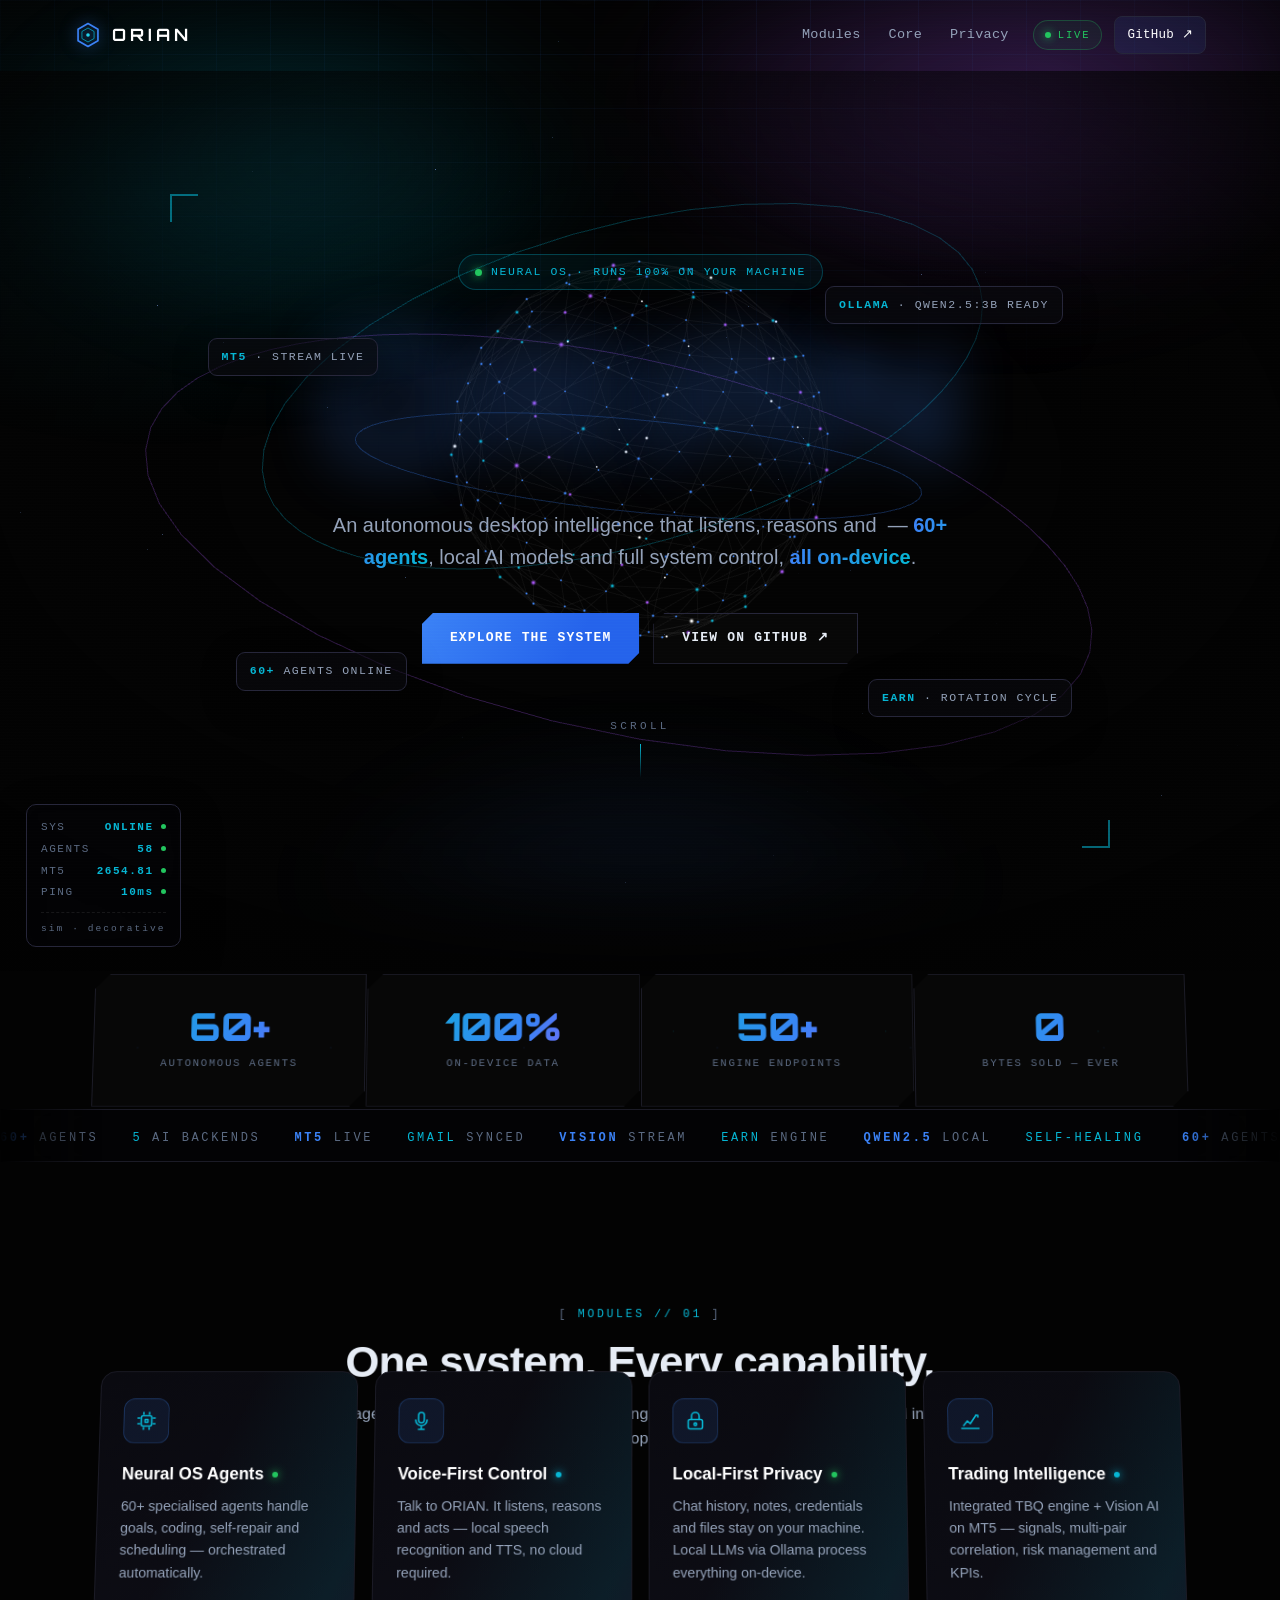
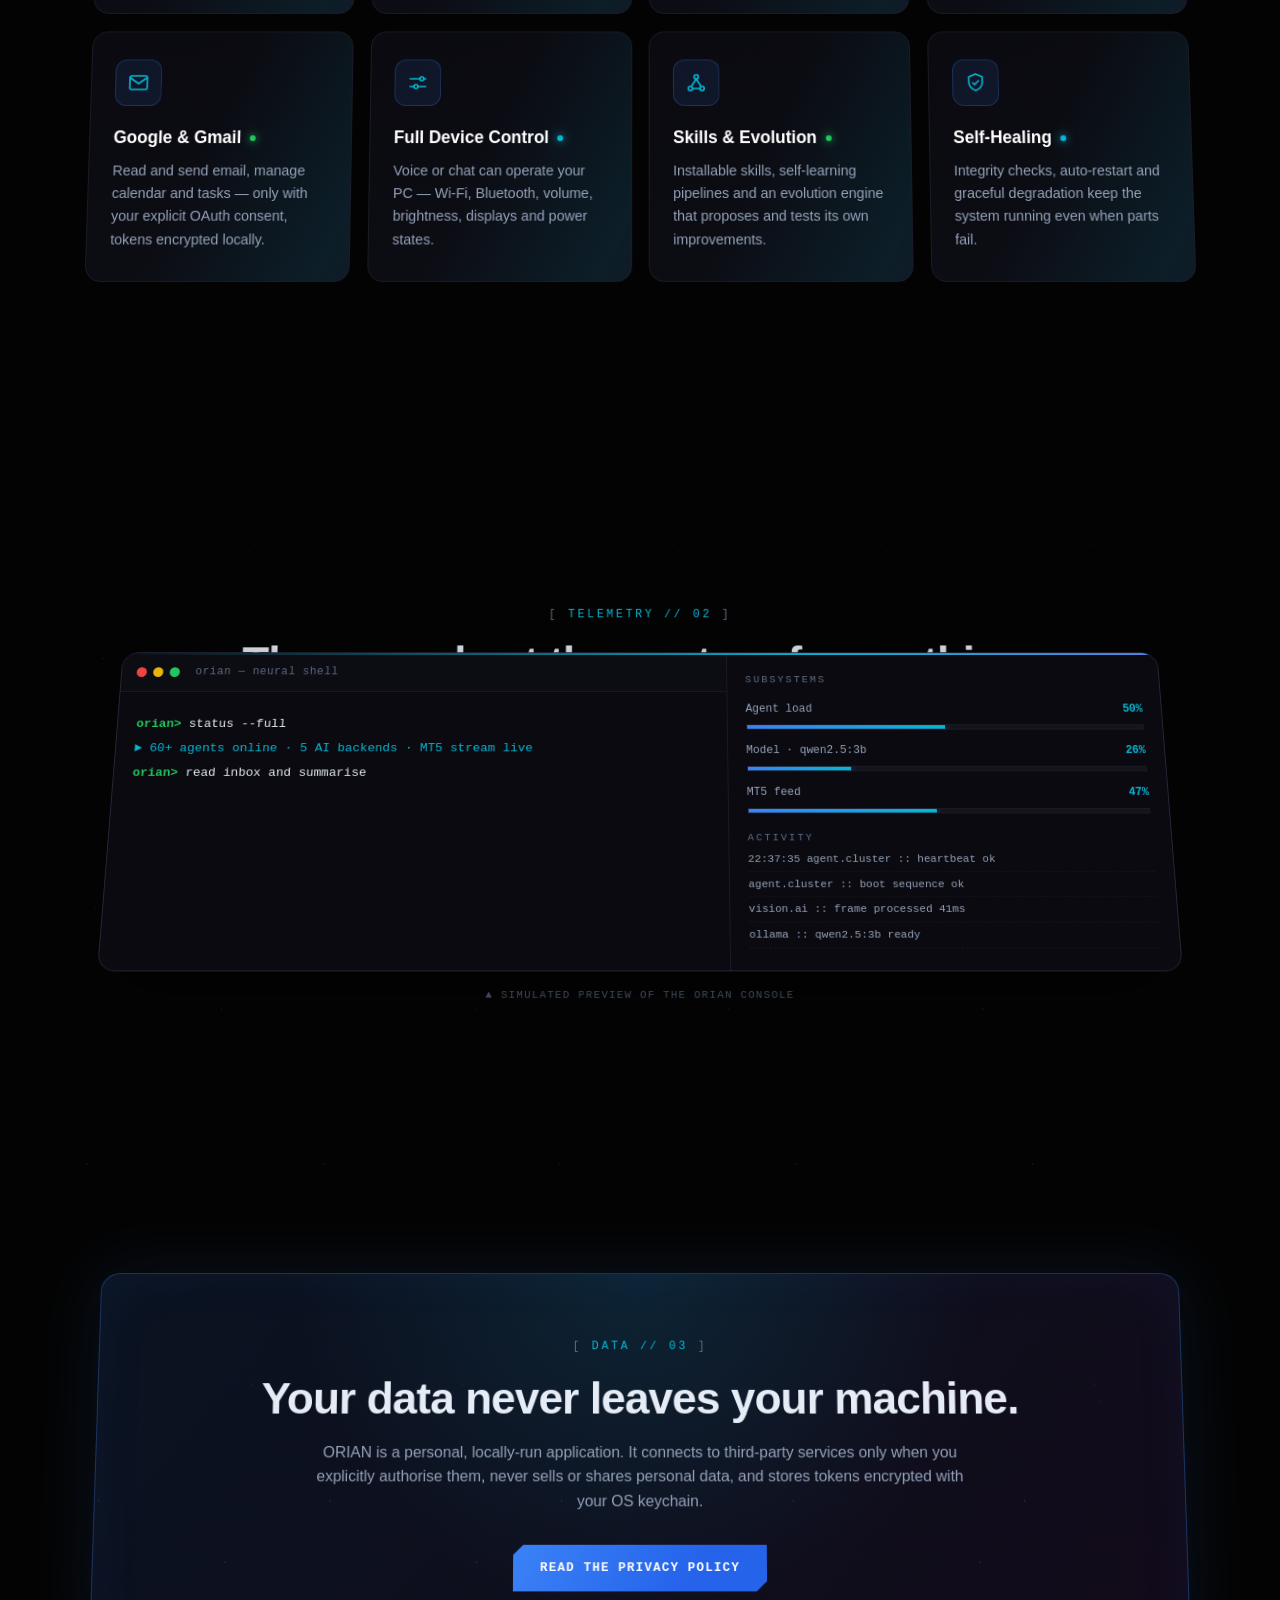
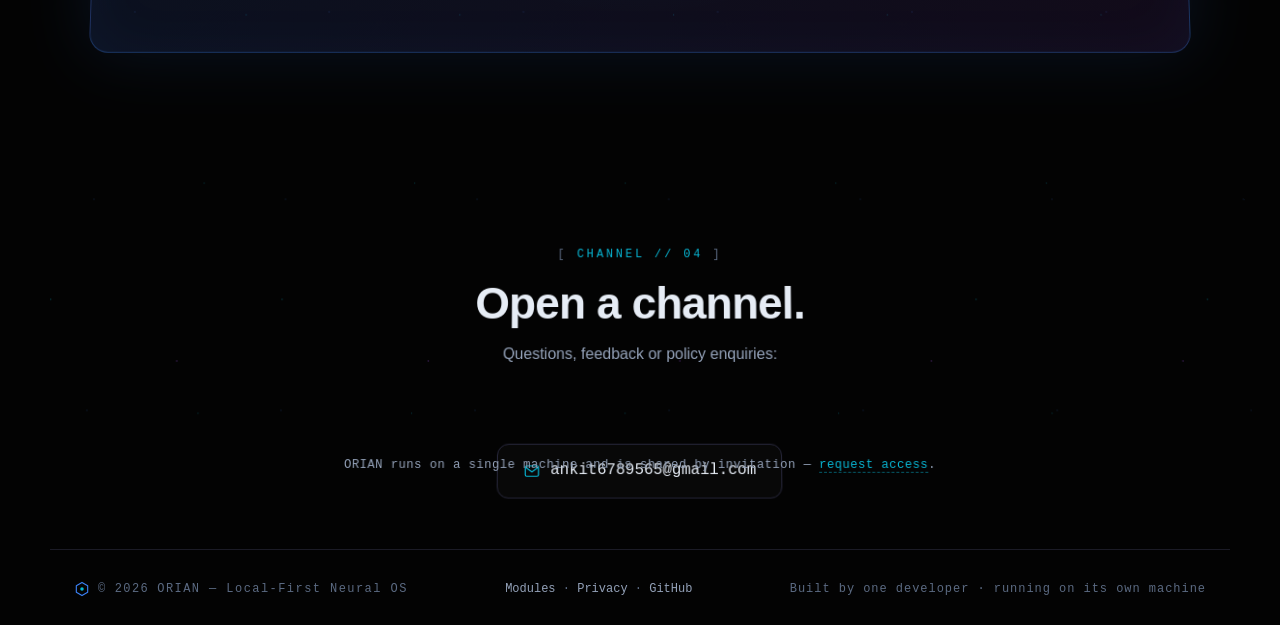
<file: index.html>
<!DOCTYPE html>
<html lang="en">
<head>
  <meta charset="UTF-8" />
  <meta name="viewport" content="width=device-width, initial-scale=1.0" />
  <title>ORIAN — Local-First Neural OS</title>
  <meta name="description" content="ORIAN is an autonomous, voice-first desktop intelligence. 60+ agents, local AI models, trading engines and full device control — running privately on your own machine." />
  <meta name="theme-color" content="#030303" />
  <meta name="color-scheme" content="dark" />

  <!-- Open Graph -->
  <meta property="og:title" content="ORIAN — Local-First Neural OS" />
  <meta property="og:description" content="An autonomous desktop intelligence with 60+ agents, local AI models and zero cloud dependency." />
  <meta property="og:type" content="website" />
  <meta property="og:url" content="https://urkudeankit91.github.io/orian/" />
  <meta property="og:site_name" content="ORIAN" />
  <meta property="og:locale" content="en_US" />
  <meta property="og:image" content="https://urkudeankit91.github.io/orian/assets/og.png" />
  <meta property="og:image:width" content="1200" />
  <meta property="og:image:height" content="630" />
  <meta property="og:image:alt" content="ORIAN — Local-First Neural OS" />

  <!-- Twitter -->
  <meta name="twitter:card" content="summary_large_image" />
  <meta name="twitter:title" content="ORIAN — Local-First Neural OS" />
  <meta name="twitter:description" content="An autonomous desktop intelligence with 60+ agents, local AI models and zero cloud dependency." />
  <meta name="twitter:image" content="https://urkudeankit91.github.io/orian/assets/og.png" />

  <link rel="canonical" href="https://urkudeankit91.github.io/orian/" />

  <link rel="stylesheet" href="styles.css" />
  <link rel="icon" href="data:image/svg+xml,<svg xmlns='http://www.w3.org/2000/svg' viewBox='0 0 100 100'><rect width='100' height='100' rx='22' fill='%23030303'/><polygon points='50,9 85.5,29.5 85.5,70.5 50,91 14.5,70.5 14.5,29.5' fill='none' stroke='%233b82f6' stroke-width='8' stroke-linejoin='round'/><circle cx='50' cy='50' r='11' fill='%2306b6d4'/></svg>" />

  <script type="application/ld+json">
  {
    "@context": "https://schema.org",
    "@type": "SoftwareApplication",
    "name": "ORIAN",
    "alternateName": "ORIAN Neural OS",
    "applicationCategory": "DeveloperApplication",
    "operatingSystem": "Windows, Linux, macOS",
    "description": "Autonomous, local-first desktop intelligence with 60+ agents, voice control, local LLMs and trading engines.",
    "url": "https://urkudeankit91.github.io/orian/",
    "offers": { "@type": "Offer", "price": "0", "priceCurrency": "USD" },
    "author": { "@type": "Person", "name": "Ankit Urkude", "email": "ankit6789565@gmail.com" }
  }
  </script>
</head>
<body>
  <canvas id="field" aria-hidden="true"></canvas>
  <div class="aurora" aria-hidden="true"></div>
  <div class="bg-grid" aria-hidden="true"></div>

  <header class="nav" id="nav">
    <a class="brand" href="index.html" aria-label="ORIAN home">
      <svg class="bmark" viewBox="0 0 100 100" aria-hidden="true">
        <polygon points="50,9 85.5,29.5 85.5,70.5 50,91 14.5,70.5 14.5,29.5" fill="none" stroke="#3b82f6" stroke-width="6" stroke-linejoin="round" />
        <polygon points="50,25 71.7,37.5 71.7,62.5 50,75 28.3,62.5 28.3,37.5" fill="none" stroke="#06b6d4" stroke-width="3" stroke-linejoin="round" opacity=".85" />
        <circle cx="50" cy="50" r="6.5" fill="#22d3ee" />
      </svg>
      ORIAN
    </a>
    <nav class="nav-links" aria-label="Primary">
      <a href="#features">Modules</a>
      <a href="#core">Core</a>
      <a href="privacy.html">Privacy</a>
      <span class="status-chip"><i></i>LIVE</span>
      <a class="nav-cta" href="https://github.com/UrkudeAnkit91" target="_blank" rel="noopener">GitHub ↗</a>
    </nav>
  </header>

  <main>
    <!-- ── HERO ───────────────────────────── -->
    <section class="hero">
      <div class="hero-hud" aria-hidden="true">
        <div class="hud-row"><span>SYS</span><b class="v-sys">ONLINE</b></div>
        <div class="hud-row"><span>AGENTS</span><b class="v-agt">60</b></div>
        <div class="hud-row"><span>MT5</span><b class="v-tick">2653.42</b></div>
        <div class="hud-row"><span>PING</span><b class="v-ping">12ms</b></div>
        <span class="hud-tag">sim · decorative</span>
      </div>
      <div class="hero-inner frame">
        <div class="badge"><span class="dot"></span> Neural OS · runs 100% on your machine</div>
        <h1><span class="glitch" data-text="ORIAN">ORIAN</span></h1>
        <p class="tagline">
          An autonomous desktop intelligence that listens, reasons and
          <span class="rotator" data-words="executes|trades|evolves|creates"></span> —
          <span class="grad">60+ agents</span>, local AI models and full system control,
          <span class="grad">all on-device</span>.
        </p>
        <div class="cta">
          <a class="btn btn-primary" href="#features">Explore the System</a>
          <a class="btn btn-ghost" href="https://github.com/UrkudeAnkit91" target="_blank" rel="noopener">View on GitHub ↗</a>
        </div>
        <div class="chips" aria-hidden="true">
          <span class="chip chip-a"><b>MT5</b> · stream live</span>
          <span class="chip chip-b"><b>OLLAMA</b> · qwen2.5:3b ready</span>
          <span class="chip chip-c"><b>60+</b> agents online</span>
          <span class="chip chip-d"><b>EARN</b> · rotation cycle</span>
        </div>
        <div class="scroll-hint">Scroll<span></span></div>
      </div>
    </section>

    <!-- ── STATS ──────────────────────────── -->
    <section class="stats" data-reveal data-plane>
      <div class="sparkles" aria-hidden="true"></div>
      <div class="stat"><strong data-count="60" data-suffix="+">0</strong><span>Autonomous agents</span></div>
      <div class="stat"><strong data-count="100" data-suffix="%">0</strong><span>On-device data</span></div>
      <div class="stat"><strong data-count="50" data-suffix="+">0</strong><span>Engine endpoints</span></div>
      <div class="stat"><strong data-count="0" data-suffix="">0</strong><span>Bytes sold — ever</span></div>
    </section>

    <!-- ── TICKER ─────────────────────────── -->
    <div class="ticker" aria-hidden="true">
      <div class="ticker-track">
        <span><b>60+</b> agents</span><span><em>5</em> AI backends</span><span><b>MT5</b> live</span><span><em>Gmail</em> synced</span><span><b>Vision</b> stream</span><span><em>Earn</em> engine</span><span><b>Qwen2.5</b> local</span><span><em>Self-healing</em></span>
        <span><b>60+</b> agents</span><span><em>5</em> AI backends</span><span><b>MT5</b> live</span><span><em>Gmail</em> synced</span><span><b>Vision</b> stream</span><span><em>Earn</em> engine</span><span><b>Qwen2.5</b> local</span><span><em>Self-healing</em></span>
      </div>
    </div>

    <!-- ── FEATURES ───────────────────────── -->
    <section id="features" class="features" data-plane>
      <span class="sec-tag" data-reveal>Modules // 01</span>
      <h2 class="sec-h2" data-reveal>One system. Every capability.</h2>
      <p class="section-sub" data-reveal data-delay="1">
        An agent operating system, private AI, trading intelligence and automation —
        fused into a single desktop application.
      </p>

      <div class="grid" data-parallax="0.42">
        <article class="card" data-tilt data-reveal>
          <span class="ic"><svg viewBox="0 0 24 24"><rect x="6.5" y="6.5" width="11" height="11" rx="2"/><rect x="10.5" y="10.5" width="3" height="3"/><path d="M9 3v2M15 3v2M9 19v2M15 19v2M3 9h2M3 15h2M19 9h2M19 15h2"/></svg></span>
          <h3>Neural OS Agents</h3>
          <p>60+ specialised agents handle goals, coding, self-repair and scheduling — orchestrated automatically.</p>
        </article>

        <article class="card" data-tilt data-reveal data-delay="1">
          <span class="ic"><svg viewBox="0 0 24 24"><rect x="9" y="3" width="6" height="11" rx="3"/><path d="M6 11a6 6 0 0 0 12 0M12 17v4M9 21h6"/></svg></span>
          <h3>Voice-First Control</h3>
          <p>Talk to ORIAN. It listens, reasons and acts — local speech recognition and TTS, no cloud required.</p>
        </article>

        <article class="card" data-tilt data-reveal data-delay="2">
          <span class="ic"><svg viewBox="0 0 24 24"><rect x="4.5" y="10.5" width="15" height="10" rx="2"/><path d="M8 10.5V7a4 4 0 0 1 8 0v3.5"/><circle cx="12" cy="15.5" r="1.4"/></svg></span>
          <h3>Local-First Privacy</h3>
          <p>Chat history, notes, credentials and files stay on your machine. Local LLMs via Ollama process everything on-device.</p>
        </article>

        <article class="card" data-tilt data-reveal data-delay="3">
          <span class="ic"><svg viewBox="0 0 24 24"><path d="M3 20h18M5 17l4-5 3 3 6-9"/><path d="M18 6h2v2"/></svg></span>
          <h3>Trading Intelligence</h3>
          <p>Integrated TBQ engine + Vision AI on MT5 — signals, multi-pair correlation, risk management and KPIs.</p>
        </article>

        <article class="card" data-tilt data-reveal>
          <span class="ic"><svg viewBox="0 0 24 24"><rect x="3" y="5" width="18" height="14" rx="2"/><path d="M3.5 7l8.5 6 8.5-6"/></svg></span>
          <h3>Google &amp; Gmail</h3>
          <p>Read and send email, manage calendar and tasks — only with your explicit OAuth consent, tokens encrypted locally.</p>
        </article>

        <article class="card" data-tilt data-reveal data-delay="1">
          <span class="ic"><svg viewBox="0 0 24 24"><path d="M4 8h10M18 8h2M4 16h4M12 16h8"/><circle cx="16" cy="8" r="2"/><circle cx="10" cy="16" r="2"/></svg></span>
          <h3>Full Device Control</h3>
          <p>Voice or chat can operate your PC — Wi-Fi, Bluetooth, volume, brightness, displays and power states.</p>
        </article>

        <article class="card" data-tilt data-reveal data-delay="2">
          <span class="ic"><svg viewBox="0 0 24 24"><circle cx="6" cy="18" r="2.2"/><circle cx="18" cy="18" r="2.2"/><circle cx="12" cy="6" r="2.2"/><path d="M12 8.2l-5 7.6M12 8.2l5 7.6M8 18h8"/></svg></span>
          <h3>Skills &amp; Evolution</h3>
          <p>Installable skills, self-learning pipelines and an evolution engine that proposes and tests its own improvements.</p>
        </article>

        <article class="card" data-tilt data-reveal data-delay="3">
          <span class="ic"><svg viewBox="0 0 24 24"><path d="M12 3l7 3v5c0 4.6-3 7.6-7 9-4-1.4-7-4.4-7-9V6z"/><path d="M9 12l2 2 4-4"/></svg></span>
          <h3>Self-Healing</h3>
          <p>Integrity checks, auto-restart and graceful degradation keep the system running even when parts fail.</p>
        </article>
      </div>
    </section>

    <!-- ── CORE DECK ──────────────────────── -->
    <section id="core" class="core" data-plane>
      <div class="sparkles" aria-hidden="true"></div>
      <span class="sec-tag" data-reveal>Telemetry // 02</span>
      <h2 class="sec-h2" data-reveal>The console at the centre of everything.</h2>
      <p class="section-sub" data-reveal data-delay="1">
        Every agent, model and engine reports into one live console — commands in, actions out.
      </p>

      <div class="deck" data-reveal data-delay="2" data-parallax="0.3">
        <div class="deck-panel">
          <div class="pane">
            <div class="pane-bar"><i class="r"></i><i class="y"></i><i class="g"></i><span class="pane-title">orian — neural shell</span></div>
            <div class="term" id="term-body">
              <p class="term-line" data-term><span class="t-prompt">orian&gt;</span> status --full</p>
              <p class="term-line t-ok" data-term>► 60+ agents online · 5 AI backends · MT5 stream live</p>
              <p class="term-line" data-term><span class="t-prompt">orian&gt;</span> read inbox and summarise</p>
              <p class="term-line t-out" data-term>scanning 3 threads … 1 needs a reply</p>
              <p class="term-line" data-term><span class="t-prompt">orian&gt;</span> dim the screen and lock the PC</p>
              <p class="term-line t-ok" data-term>► brightness 40% · session locked</p>
              <p class="term-line" data-term><span class="t-prompt">orian&gt;</span> <span class="t-caret"></span></p>
            </div>
          </div>
          <div class="pane hud">
            <div>
              <div class="hud-h">Subsystems</div>
              <div class="meter" style="margin-top:14px"><div class="lbl"><span>Agent load</span><b>—</b></div><div class="track"><i></i></div></div>
              <div class="meter" style="margin-top:14px"><div class="lbl"><span>Model · qwen2.5:3b</span><b>—</b></div><div class="track"><i></i></div></div>
              <div class="meter" style="margin-top:14px"><div class="lbl"><span>MT5 feed</span><b>—</b></div><div class="track"><i></i></div></div>
            </div>
            <div>
              <div class="hud-h">Activity</div>
              <ul class="feed" id="feed">
                <li>agent.cluster :: boot sequence ok</li>
                <li>vision.ai  :: frame processed 41ms</li>
                <li>ollama    :: qwen2.5:3b ready</li>
              </ul>
            </div>
          </div>
        </div>
        <p class="deck-note">▲ simulated preview of the ORIAN console</p>
      </div>
    </section>

    <!-- ── PRIVACY ────────────────────────── -->
    <section id="privacy" class="privacy-strip" data-plane>
      <div class="sparkles" aria-hidden="true"></div>
      <div class="privacy-inner" data-reveal data-parallax="0.22">
        <span class="sec-tag">Data // 03</span>
        <h2 class="sec-h2">Your data never leaves your machine.</h2>
        <p>
          ORIAN is a personal, locally-run application. It connects to third-party services
          only when you explicitly authorise them, never sells or shares personal data, and
          stores tokens encrypted with your OS keychain.
        </p>
        <a class="btn btn-primary" href="privacy.html">Read the Privacy Policy</a>
      </div>
    </section>

    <!-- ── CONTACT ────────────────────────── -->
    <section class="contact" data-plane>
      <div class="sparkles" aria-hidden="true"></div>
      <span class="sec-tag" data-reveal>Channel // 04</span>
      <h2 class="sec-h2" data-reveal>Open a channel.</h2>
      <p data-reveal data-delay="1">Questions, feedback or policy enquiries:</p>
      <a class="mail" href="mailto:ankit6789565@gmail.com" data-reveal data-delay="2" data-parallax="0.18">
        <svg viewBox="0 0 24 24"><rect x="3" y="5" width="18" height="14" rx="2"/><path d="M3.5 7l8.5 6 8.5-6"/></svg>
        ankit6789565@gmail.com
      </a>
      <p class="access-note" data-reveal data-delay="3">ORIAN runs on a single machine and is shared by invitation — <a href="mailto:ankit6789565@gmail.com?subject=ORIAN%20Access%20Request">request access</a>.</p>
    </section>
  </main>

  <footer class="footer">
    <span class="fbrand">
      <svg viewBox="0 0 100 100" aria-hidden="true"><polygon points="50,9 85.5,29.5 85.5,70.5 50,91 14.5,70.5 14.5,29.5" fill="none" stroke="#3b82f6" stroke-width="7" stroke-linejoin="round"/><circle cx="50" cy="50" r="11" fill="#06b6d4"/></svg>
      © <span id="year">2026</span> ORIAN — Local-First Neural OS
    </span>
    <span>
      <a href="#features">Modules</a> ·
      <a href="privacy.html">Privacy</a> ·
      <a href="https://github.com/UrkudeAnkit91" target="_blank" rel="noopener">GitHub</a>
    </span>
    <span class="fline">Built by one developer &middot; running on its own machine</span>
  </footer>

  <script src="field3d.js" defer></script>
  <script src="app.js" defer></script>
  <script src="motion.js" defer></script>
</body>
</html>
</file>
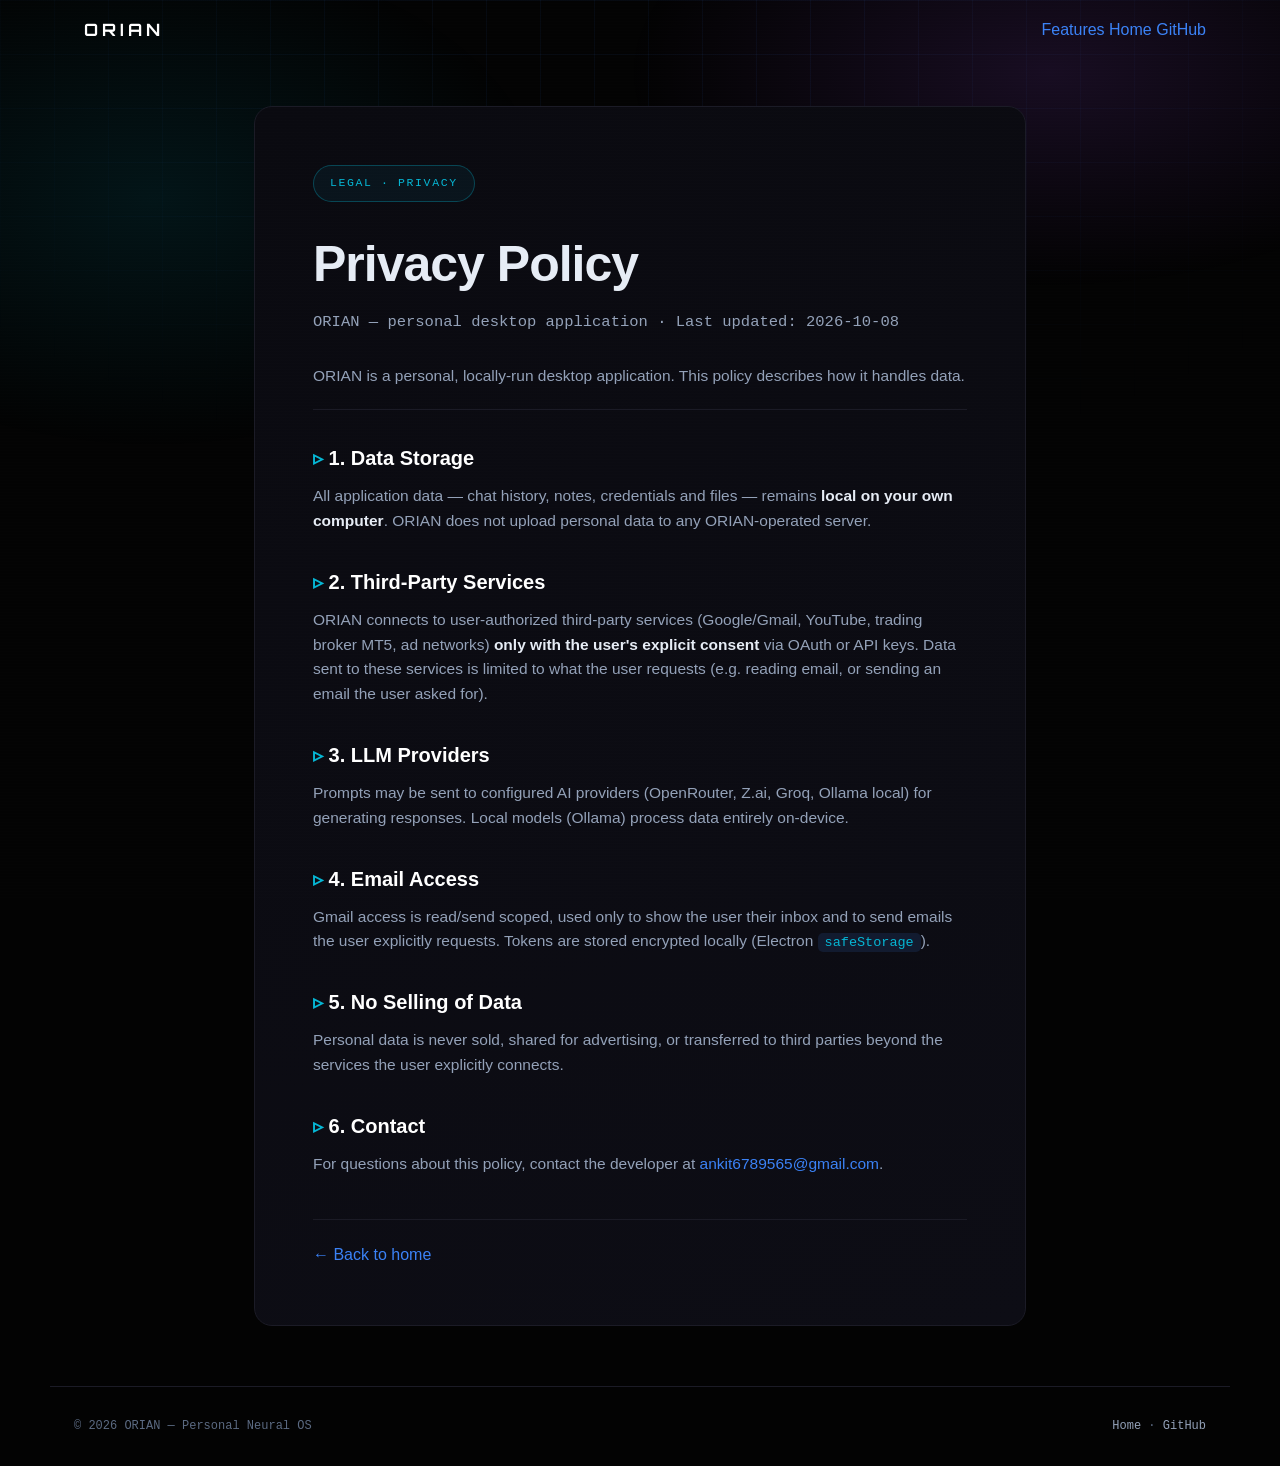
<file: privacy.html>
<!DOCTYPE html>
<html lang="en">
<head>
  <meta charset="UTF-8" />
  <meta name="viewport" content="width=device-width, initial-scale=1.0" />
  <title>Privacy Policy — ORIAN</title>
  <meta name="description" content="ORIAN privacy policy: a personal, locally-run desktop application. All application data stays local on your computer." />
  <link rel="stylesheet" href="styles.css" />
  <link rel="icon" href="data:image/svg+xml,<svg xmlns='http://www.w3.org/2000/svg' viewBox='0 0 100 100'><text y='.9em' font-size='90'>◉</text></svg>" />
</head>
<body>
  <div class="bg-grid" aria-hidden="true"></div>

  <header class="nav">
    <a class="brand" href="index.html">
      <span class="brand-dot"></span> ORIAN
    </a>
    <nav>
      <a href="index.html#features">Features</a>
      <a href="index.html">Home</a>
      <a href="https://github.com/UrkudeAnkit91" target="_blank" rel="noopener">GitHub</a>
    </nav>
  </header>

  <main class="doc">
    <article class="policy">
      <div class="badge">Legal · Privacy</div>
      <h1>Privacy Policy</h1>
      <p class="doc-meta">ORIAN — personal desktop application · Last updated: 2026-10-08</p>

      <p class="lead">
        ORIAN is a personal, locally-run desktop application. This policy
        describes how it handles data.
      </p>

      <h2>1. Data Storage</h2>
      <p>
        All application data — chat history, notes, credentials and files —
        remains <strong>local on your own computer</strong>. ORIAN does not
        upload personal data to any ORIAN-operated server.
      </p>

      <h2>2. Third-Party Services</h2>
      <p>
        ORIAN connects to user-authorized third-party services (Google/Gmail,
        YouTube, trading broker MT5, ad networks) <strong>only with the user's
        explicit consent</strong> via OAuth or API keys. Data sent to these
        services is limited to what the user requests (e.g. reading email, or
        sending an email the user asked for).
      </p>

      <h2>3. LLM Providers</h2>
      <p>
        Prompts may be sent to configured AI providers (OpenRouter, Z.ai,
        Groq, Ollama local) for generating responses. Local models (Ollama)
        process data entirely on-device.
      </p>

      <h2>4. Email Access</h2>
      <p>
        Gmail access is read/send scoped, used only to show the user their
        inbox and to send emails the user explicitly requests. Tokens are
        stored encrypted locally (Electron <code>safeStorage</code>).
      </p>

      <h2>5. No Selling of Data</h2>
      <p>
        Personal data is never sold, shared for advertising, or transferred to
        third parties beyond the services the user explicitly connects.
      </p>

      <h2>6. Contact</h2>
      <p>
        For questions about this policy, contact the developer at
        <a href="mailto:ankit6789565@gmail.com">ankit6789565@gmail.com</a>.
      </p>

      <div class="doc-footer-nav">
        <a href="index.html">← Back to home</a>
      </div>
    </article>
  </main>

  <footer class="footer">
    <span>© 2026 ORIAN — Personal Neural OS</span>
    <span>
      <a href="index.html">Home</a> ·
      <a href="https://github.com/UrkudeAnkit91" target="_blank" rel="noopener">GitHub</a>
    </span>
  </footer>
</body>
</html>
</file>
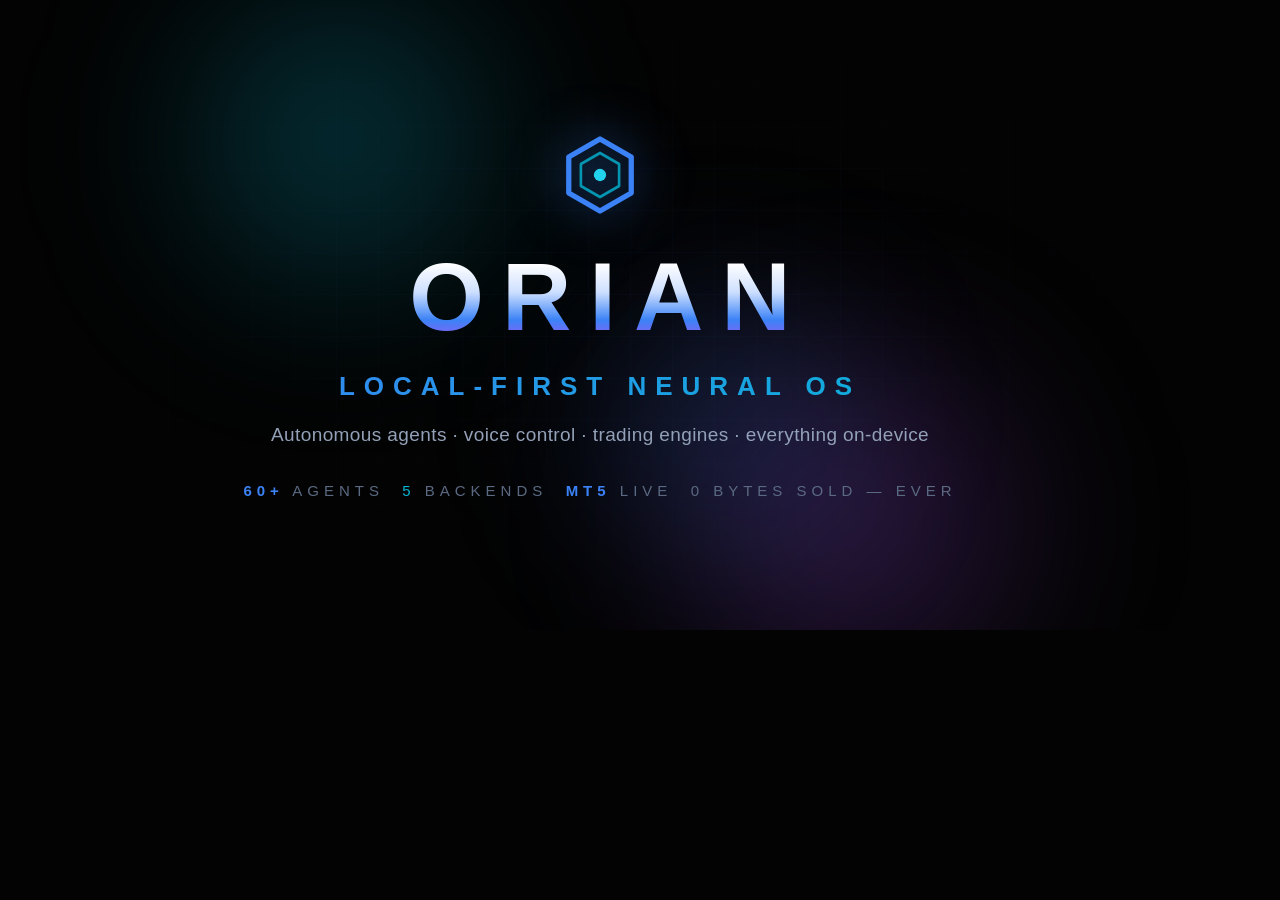
<file: assets/og.html>
<!DOCTYPE html>
<html lang="en">
<head>
<meta charset="utf-8" />
<meta name="viewport" content="width=1200,height=630" />
<title>ORIAN OG card</title>
<style>
  * { margin: 0; padding: 0; box-sizing: border-box; }
  html, body { width: 1200px; height: 630px; overflow: hidden; }
  body {
    background: #030303;
    font-family: "Segoe UI", Arial, Helvetica, sans-serif;
    position: relative;
    display: flex; align-items: center; justify-content: center;
  }
  .glow {
    position: absolute; border-radius: 50%; filter: blur(70px); pointer-events: none;
  }
  .g1 { width: 560px; height: 400px; left: 60px; top: -60px;
    background: radial-gradient(circle, rgba(6,182,212,.30), transparent 65%); }
  .g2 { width: 620px; height: 440px; right: 40px; bottom: -110px;
    background: radial-gradient(circle, rgba(168,85,247,.28), transparent 65%); }
  .g3 { width: 480px; height: 340px; left: 40%; top: 40%;
    background: radial-gradient(circle, rgba(59,130,246,.22), transparent 65%); }
  .grid {
    position: absolute; inset: 0; pointer-events: none; opacity: .5;
    background-image:
      linear-gradient(rgba(59,130,246,.07) 1px, transparent 1px),
      linear-gradient(90deg, rgba(59,130,246,.07) 1px, transparent 1px);
    background-size: 42px 42px;
    -webkit-mask-image: radial-gradient(ellipse 80% 70% at 50% 45%, #000, transparent 78%);
    mask-image: radial-gradient(ellipse 80% 70% at 50% 45%, #000, transparent 78%);
  }
  .card {
    position: relative; z-index: 2; text-align: center;
    width: 920px; padding: 44px 0;
  }
  .mark { width: 88px; height: 88px; display: block; margin: 0 auto 30px;
    filter: drop-shadow(0 0 26px rgba(59,130,246,.85)); }
  h1 {
    font-size: 96px; font-weight: 800; letter-spacing: 18px; margin-left: 18px; line-height: 1;
    background: linear-gradient(180deg, #fff 15%, #cddfff 45%, #3b82f6 74%, #a855f7 100%);
    -webkit-background-clip: text; background-clip: text;
    -webkit-text-fill-color: transparent; color: transparent;
  }
  .sub {
    margin-top: 26px;
    font-size: 26px; letter-spacing: 9px; font-weight: 700;
    background: linear-gradient(90deg, #3b82f6, #06b6d4);
    -webkit-background-clip: text; background-clip: text;
    -webkit-text-fill-color: transparent; color: transparent;
  }
  .desc { margin-top: 22px; font-size: 19px; color: #93a1b8; letter-spacing: .4px; }
  .meta {
    margin-top: 36px; color: #5b6a82;
    font-size: 15px; letter-spacing: 5px; text-transform: uppercase;
  }
  .meta b { color: #3b82f6; font-weight: 700; }
  .meta i { font-style: normal; color: #06b6d4; }
</style>
</head>
<body>
  <div class="glow g1"></div>
  <div class="glow g2"></div>
  <div class="glow g3"></div>
  <div class="grid"></div>
  <div class="card">
    <svg class="mark" viewBox="0 0 100 100" aria-hidden="true">
      <polygon points="50,9 85.5,29.5 85.5,70.5 50,91 14.5,70.5 14.5,29.5" fill="none" stroke="#3b82f6" stroke-width="6" stroke-linejoin="round"/>
      <polygon points="50,25 71.7,37.5 71.7,62.5 50,75 28.3,62.5 28.3,37.5" fill="none" stroke="#06b6d4" stroke-width="3" stroke-linejoin="round" opacity=".8"/>
      <circle cx="50" cy="50" r="7" fill="#22d3ee"/>
    </svg>
    <h1>ORIAN</h1>
    <div class="sub">LOCAL-FIRST NEURAL OS</div>
    <div class="desc">Autonomous agents · voice control · trading engines · everything on-device</div>
    <div class="meta"><b>60+</b> agents&nbsp;&nbsp;<i>5</i> backends&nbsp;&nbsp;<b>MT5</b> live&nbsp;&nbsp;0 bytes sold — ever</div>
  </div>
</body>
</html>
</file>
<file: styles.css>
/* ══════════════════════════════════════════════════════════
   ORIAN — Neural OS website
   Dark futuristic HUD · vanilla · no CDN
   ══════════════════════════════════════════════════════════ */
:root {
  --bg: #030303;
  --bg-2: #060608;
  --panel: #0a0a10;
  --panel-2: #0d0d15;
  --border: #1b1b26;
  --border-2: #26263a;
  --text: #e6ecf5;
  --muted: #93a1b8;
  --dim: #5b6a82;
  --neon: #3b82f6;
  --cyan: #06b6d4;
  --purple: #a855f7;
  --green: #22c55e;
  --amber: #f59e0b;
  --mono: "Cascadia Code", "JetBrains Mono", "Fira Code", ui-monospace, SFMono-Regular, Menlo, Consolas, monospace;
  --sans: -apple-system, BlinkMacSystemFont, "Segoe UI", Roboto, Helvetica, Arial, sans-serif;
  --maxw: 1180px;
}

* { margin: 0; padding: 0; box-sizing: border-box; }

html { scroll-behavior: smooth; }

body {
  background: var(--bg);
  color: var(--text);
  font-family: var(--sans);
  line-height: 1.6;
  overflow-x: hidden;
  -webkit-font-smoothing: antialiased;
}

::selection { background: rgba(59, 130, 246, 0.35); color: #fff; }

/* scrollbar */
::-webkit-scrollbar { width: 11px; height: 11px; }
::-webkit-scrollbar-track { background: #050506; }
::-webkit-scrollbar-thumb { background: linear-gradient(var(--neon), var(--purple)); border-radius: 0; border: 2px solid #050506; }

a { color: var(--neon); text-decoration: none; }
a:hover { text-decoration: none; }

/* ── Ambient background ─────────────────── */
#field {
  position: fixed; inset: 0; width: 100%; height: 100%;
  z-index: 1; pointer-events: none; display: block;
}
.aurora {
  position: fixed; inset: 0; z-index: 0; pointer-events: none;
  background:
    radial-gradient(42% 34% at 24% 18%, rgba(6, 182, 212, 0.16), transparent 62%),
    radial-gradient(50% 40% at 78% 12%, rgba(168, 85, 247, 0.16), transparent 64%),
    radial-gradient(46% 42% at 50% 108%, rgba(59, 130, 246, 0.22), transparent 64%);
  filter: blur(38px);
  animation: aurora 16s ease-in-out infinite alternate;
}
@keyframes aurora {
  0%   { transform: translate3d(0, 0, 0) scale(1); opacity: .9; }
  50%  { transform: translate3d(-4%, 3%, 0) scale(1.08); opacity: 1; }
  100% { transform: translate3d(4%, -3%, 0) scale(1.04); opacity: .85; }
}

.bg-grid {
  position: fixed; inset: 0; pointer-events: none; z-index: 1;
  background-image:
    linear-gradient(rgba(59, 130, 246, 0.06) 1px, transparent 1px),
    linear-gradient(90deg, rgba(59, 130, 246, 0.06) 1px, transparent 1px);
  background-size: 54px 54px;
  mask-image: radial-gradient(ellipse 90% 70% at 50% 0%, #000 20%, transparent 78%);
  -webkit-mask-image: radial-gradient(ellipse 90% 70% at 50% 0%, #000 20%, transparent 78%);
}

/* scanline overlay */
body::after {
  content: ""; position: fixed; inset: 0; pointer-events: none; z-index: 9999;
  background: repeating-linear-gradient(rgba(255,255,255,0.022) 0 1px, transparent 1px 3px);
  mix-blend-mode: overlay; opacity: .6;
}

/* ambient glows */
body::before {
  content: ""; position: fixed; inset: 0; pointer-events: none; z-index: 0;
  background:
    radial-gradient(ellipse 55% 40% at 82% 8%, rgba(168, 85, 247, 0.13), transparent 60%),
    radial-gradient(ellipse 50% 45% at 12% 22%, rgba(6, 182, 212, 0.10), transparent 62%);
}

main, .nav, .footer { position: relative; z-index: 2; }

.wrap { max-width: var(--maxw); margin: 0 auto; padding: 0 24px; }

/* ── Nav ────────────────────────────────── */
.nav {
  position: sticky; top: 0; z-index: 100;
  display: flex; align-items: center; justify-content: space-between;
  gap: 18px;
  max-width: var(--maxw); margin: 0 auto;
  padding: 16px 24px;
  transition: background .3s, border-color .3s, backdrop-filter .3s;
  border-bottom: 1px solid transparent;
}
.nav.scrolled {
  background: rgba(4, 4, 7, 0.78);
  backdrop-filter: blur(16px) saturate(1.3);
  -webkit-backdrop-filter: blur(16px) saturate(1.3);
  border-bottom-color: var(--border);
}

.brand {
  display: inline-flex; align-items: center; gap: 10px;
  font-family: var(--mono); font-weight: 700; font-size: 17px;
  letter-spacing: 4px; color: #fff;
}
.brand svg { width: 26px; height: 26px; display: block; }
.brand .bmark { filter: drop-shadow(0 0 8px rgba(59, 130, 246, 0.7)); }

.nav-links { display: flex; align-items: center; gap: 4px; }
.nav-links a {
  position: relative;
  color: var(--muted); font-size: 13.5px; font-weight: 500;
  padding: 8px 12px; border-radius: 8px;
  font-family: var(--mono); letter-spacing: .02em;
  transition: color .18s, background .18s;
}
.nav-links a::before { content: ""; position: absolute; left: 12px; bottom: 4px; width: 0; height: 1px; background: var(--cyan); transition: width .22s; }
.nav-links a:hover { color: #fff; background: rgba(255,255,255,0.03); }
.nav-links a:hover::before { width: calc(100% - 24px); }

.nav-cta {
  font-family: var(--mono) !important; font-size: 12.5px !important;
  color: #fff !important;
  border: 1px solid var(--border-2);
  background: rgba(59, 130, 246, 0.1);
}
.nav-cta:hover { border-color: var(--neon); background: rgba(59, 130, 246, 0.2); }

/* ── Hero ───────────────────────────────── */
.hero { position: relative; overflow: hidden; min-height: 100svh; display: flex; align-items: center; }
.hero::after {
  content: ""; position: absolute; inset: 0; z-index: 2; pointer-events: none;
  background: radial-gradient(ellipse 78% 62% at 50% 44%, transparent 42%, rgba(3, 3, 3, 0.85) 100%);
}
.hero-inner { position: relative; z-index: 3; width: 100%; max-width: 940px; margin: 0 auto; padding: 60px 24px 70px; text-align: center; transform: translateY(var(--py, 0px)); }

.frame { position: relative; }
.frame::before, .frame::after {
  content: ""; position: absolute; width: 26px; height: 26px; pointer-events: none; opacity: .55;
}
.frame::before { top: 0; left: 0; border-top: 2px solid var(--cyan); border-left: 2px solid var(--cyan); }
.frame::after { bottom: 0; right: 0; border-bottom: 2px solid var(--cyan); border-right: 2px solid var(--cyan); }

.badge {
  display: inline-flex; align-items: center; gap: 9px;
  font-family: var(--mono); font-size: 11.5px; letter-spacing: .14em; text-transform: uppercase;
  color: var(--cyan);
  border: 1px solid rgba(6, 182, 212, 0.3);
  background: rgba(6, 182, 212, 0.06);
  padding: 8px 16px; border-radius: 999px; margin-bottom: 30px;
}
.badge .dot { width: 7px; height: 7px; border-radius: 50%; background: var(--green); box-shadow: 0 0 10px var(--green); animation: pulse 2s infinite; }
@keyframes pulse { 0%,100% { opacity: 1; } 50% { opacity: .35; } }

.hero h1 {
  font-size: clamp(72px, 15vw, 168px);
  font-weight: 800; line-height: .92; letter-spacing: 10px;
  margin-left: 10px;
}
.glitch {
  position: relative; display: inline-block;
  background: linear-gradient(180deg, #ffffff 12%, #cddfff 42%, var(--neon) 72%, var(--purple) 100%);
  -webkit-background-clip: text; background-clip: text;
  -webkit-text-fill-color: transparent; color: transparent;
  text-shadow: 0 0 60px rgba(59, 130, 246, 0.35);
}
.glitch::before, .glitch::after {
  content: attr(data-text);
  position: absolute; left: 0; top: 0; width: 100%;
  background: none; -webkit-text-fill-color: initial; color: transparent;
  opacity: 0; pointer-events: none;
}
.glitch:hover::before {
  color: rgba(6, 182, 212, 0.85); opacity: .9;
  mix-blend-mode: screen;
  animation: gl1 .6s steps(2) infinite;
}
.glitch:hover::after {
  color: rgba(168, 85, 247, 0.85); opacity: .9;
  mix-blend-mode: screen;
  animation: gl2 .5s steps(2) infinite;
}
@keyframes gl1 { 0%{clip-path:inset(0 0 66% 0);transform:translate(-4px,-1px)} 30%{clip-path:inset(22% 0 46% 0);transform:translate(4px,1px)} 60%{clip-path:inset(60% 0 6% 0);transform:translate(-3px,2px)} 100%{clip-path:inset(8% 0 76% 0);transform:translate(3px,-2px)} }
@keyframes gl2 { 0%{clip-path:inset(52% 0 22% 0);transform:translate(3px,1px)} 35%{clip-path:inset(6% 0 78% 0);transform:translate(-4px,-2px)} 70%{clip-path:inset(38% 0 42% 0);transform:translate(4px,2px)} 100%{clip-path:inset(70% 0 10% 0);transform:translate(-3px,1px)} }

.tagline { font-size: clamp(16px, 2.2vw, 20px); color: var(--muted); max-width: 680px; margin: 28px auto 0; }
.grad { background: linear-gradient(90deg, var(--neon), var(--cyan)); -webkit-background-clip: text; background-clip: text; -webkit-text-fill-color: transparent; font-weight: 600; }

.cta { display: flex; gap: 14px; justify-content: center; flex-wrap: wrap; margin-top: 40px; }

.btn {
  position: relative; overflow: hidden;
  display: inline-flex; align-items: center; gap: 9px;
  padding: 14px 28px;
  font-family: var(--mono); font-size: 13px; font-weight: 700; letter-spacing: .09em; text-transform: uppercase;
  clip-path: polygon(11px 0, 100% 0, 100% calc(100% - 11px), calc(100% - 11px) 100%, 0 100%, 0 11px);
  transition: transform .18s ease, box-shadow .22s ease, border-color .22s, background .22s;
}
.btn:hover { transform: translateY(-2px); }
.btn::after {
  content: ""; position: absolute; top: 0; left: -90%; width: 55%; height: 100%;
  background: linear-gradient(100deg, transparent, rgba(255,255,255,0.4), transparent);
  transform: skewX(-22deg); transition: left .5s ease;
}
.btn:hover::after { left: 140%; }

.btn-primary { color: #fff; background: linear-gradient(120deg, var(--neon), #2563eb 70%); box-shadow: 0 6px 30px rgba(59, 130, 246, 0.4); }
.btn-primary:hover { box-shadow: 0 10px 44px rgba(59, 130, 246, 0.6); }
.btn-ghost { color: var(--text); background: rgba(255,255,255,0.02); border: 1px solid var(--border-2); }
.btn-ghost:hover { border-color: var(--neon); background: rgba(59, 130, 246, 0.08); color: #fff; }

.scroll-hint {
  margin-top: 54px; font-family: var(--mono); font-size: 11px; letter-spacing: .3em;
  text-transform: uppercase; color: var(--dim); display: flex; flex-direction: column; align-items: center; gap: 8px;
}
.scroll-hint span { width: 1px; height: 34px; background: linear-gradient(var(--cyan), transparent); animation: drop 1.8s ease-in-out infinite; }
@keyframes drop { 0%,100% { opacity: .2; transform: scaleY(.5); } 50% { opacity: 1; transform: scaleY(1); } }

/* ── Stats ──────────────────────────────── */
.stats {
  display: grid; grid-template-columns: repeat(4, 1fr); gap: 1px;
  max-width: var(--maxw); margin: 0 auto; padding: 0 24px;
}
.stat {
  position: relative; text-align: center; padding: 34px 12px;
  background: rgba(255,255,255,0.015);
  border: 1px solid var(--border);
  clip-path: polygon(16px 0, 100% 0, 100% calc(100% - 16px), calc(100% - 16px) 100%, 0 100%, 0 16px);
  transition: background .25s, transform .25s;
}
.stat:hover { background: rgba(59, 130, 246, 0.06); transform: translateY(-3px); }
.stat strong {
  display: block; font-family: var(--mono); font-size: 40px; font-weight: 800; line-height: 1;
  background: linear-gradient(120deg, var(--cyan), var(--neon) 60%, var(--purple));
  -webkit-background-clip: text; background-clip: text; -webkit-text-fill-color: transparent;
}
.stat span { display: block; margin-top: 10px; font-family: var(--mono); font-size: 11px; letter-spacing: .16em; text-transform: uppercase; color: var(--dim); }

/* ── Section header ─────────────────────── */
.sec-tag {
  display: inline-block; font-family: var(--mono); font-size: 12px; letter-spacing: .24em;
  text-transform: uppercase; color: var(--cyan); margin-bottom: 16px;
}
.sec-tag::before { content: "[ "; color: var(--dim); }
.sec-tag::after { content: " ]"; color: var(--dim); }
.sec-h2 { font-size: clamp(30px, 4.6vw, 46px); font-weight: 800; letter-spacing: -0.02em; line-height: 1.1; }
.section-sub { color: var(--muted); max-width: 660px; margin: 16px auto 0; font-size: 16.5px; }

/* ── Features ───────────────────────────── */
.features { max-width: var(--maxw); margin: 0 auto; padding: 120px 24px 40px; text-align: center; }
.grid { display: grid; grid-template-columns: repeat(auto-fit, minmax(250px, 1fr)); gap: 18px; margin-top: 56px; text-align: left; }

.card {
  --rx: 0deg; --ry: 0deg; --ty: 0px; --mx: 50%; --my: 50%;
  position: relative;
  background: linear-gradient(160deg, var(--panel), var(--panel-2));
  border: 1px solid var(--border);
  border-radius: 16px;
  padding: 28px 24px 30px;
  transform-style: preserve-3d;
  transform: perspective(1000px) translateY(var(--ty)) rotateX(var(--rx)) rotateY(var(--ry));
  transition: transform .16s ease-out, border-color .25s, box-shadow .25s;
  will-change: transform;
}
.card:hover {
  --ty: -6px;
  border-color: rgba(59, 130, 246, 0.55);
  box-shadow: 0 18px 46px rgba(0, 0, 0, 0.55), 0 0 0 1px rgba(59, 130, 246, 0.12);
}
.card::before {
  content: ""; position: absolute; inset: 0; border-radius: inherit; pointer-events: none;
  background: radial-gradient(360px circle at var(--mx) var(--my), rgba(59, 130, 246, 0.16), transparent 55%);
  opacity: 0; transition: opacity .25s;
}
.card:hover::before { opacity: 1; }
.card::after {
  content: ""; position: absolute; inset: 8px; border-radius: 10px; pointer-events: none;
  opacity: 0; transition: opacity .3s;
  background:
    linear-gradient(var(--cyan), var(--cyan)) 0 0 / 16px 1px no-repeat,
    linear-gradient(var(--cyan), var(--cyan)) 0 0 / 1px 16px no-repeat,
    linear-gradient(var(--purple), var(--purple)) 100% 100% / 16px 1px no-repeat,
    linear-gradient(var(--purple), var(--purple)) 100% 100% / 1px 16px no-repeat;
}
.card:hover::after { opacity: .8; }

.ic {
  display: inline-flex; align-items: center; justify-content: center;
  width: 48px; height: 48px; margin-bottom: 18px;
  border-radius: 12px;
  background: rgba(59, 130, 246, 0.1);
  border: 1px solid rgba(59, 130, 246, 0.25);
  color: var(--cyan);
  transform: translateZ(38px);
  transition: color .25s, border-color .25s, background .25s, box-shadow .25s;
}
.ic svg { width: 24px; height: 24px; stroke: currentColor; stroke-width: 1.6; fill: none; stroke-linecap: round; stroke-linejoin: round; }
.card:hover .ic { color: #fff; border-color: var(--cyan); background: rgba(6, 182, 212, 0.18); box-shadow: 0 0 26px rgba(6, 182, 212, 0.35); }
.card h3 { font-size: 17.5px; color: #fff; margin-bottom: 9px; transform: translateZ(18px); }
.card p { font-size: 14.5px; color: var(--muted); transform: translateZ(8px); }

/* ── Core deck (telemetry) ──────────────── */
.core { max-width: var(--maxw); margin: 0 auto; padding: 120px 24px 40px; text-align: center; }
.deck { perspective: 1600px; margin-top: 56px; }
.deck-panel {
  position: relative;
  display: grid; grid-template-columns: 1.4fr 1fr; gap: 1px;
  background: var(--border);
  border: 1px solid var(--border-2);
  border-radius: 18px; overflow: hidden;
  transform: rotateX(8deg) scale(.985);
  transform-origin: 50% 100%;
  transition: transform .55s cubic-bezier(.2,.7,.2,1), box-shadow .4s;
  box-shadow: 0 30px 80px rgba(0,0,0,0.6);
}
.deck:hover .deck-panel { transform: rotateX(0deg) scale(1); box-shadow: 0 40px 100px rgba(59,130,246,0.14); }
.deck-panel::before {
  content: ""; position: absolute; top: 0; left: 0; right: 0; height: 2px;
  background: linear-gradient(90deg, transparent, var(--cyan), var(--purple), transparent);
  z-index: 2;
}

.pane { background: var(--panel); text-align: left; }
.pane-bar {
  display: flex; align-items: center; gap: 7px;
  padding: 12px 16px; background: #0c0c13; border-bottom: 1px solid var(--border);
}
.pane-bar i { width: 11px; height: 11px; border-radius: 50%; }
.pane-bar .r { background: #ef4444; } .pane-bar .y { background: #eab308; } .pane-bar .g { background: #22c55e; }
.pane-title { margin-left: 10px; font-family: var(--mono); font-size: 12px; color: var(--dim); letter-spacing: .05em; }

.term { padding: 22px 20px; font-family: var(--mono); font-size: 13.5px; line-height: 2.0; min-height: 300px; }
.term-line { margin: 0; }
.term-line.typed { animation: fadein .4s ease; }
@keyframes fadein { from { opacity: 0; transform: translateY(4px); } to { opacity: 1; transform: none; } }
.t-prompt { color: var(--green); font-weight: 700; }
.t-out { color: var(--dim); }
.t-ok { color: var(--cyan); }
.t-caret { display: inline-block; width: 8px; height: 15px; background: var(--neon); vertical-align: -2px; margin-left: 4px; animation: blink 1s step-end infinite; }
@keyframes blink { 50% { opacity: 0; } }

.hud { padding: 22px 20px; display: flex; flex-direction: column; gap: 18px; }
.hud-h { font-family: var(--mono); font-size: 11px; letter-spacing: .2em; text-transform: uppercase; color: var(--dim); }
.meter { font-family: var(--mono); font-size: 12px; }
.meter .lbl { display: flex; justify-content: space-between; color: var(--muted); margin-bottom: 7px; }
.meter .lbl b { color: var(--cyan); font-weight: 600; }
.meter .track { height: 6px; background: #14141d; border: 1px solid var(--border); overflow: hidden; }
.meter .track i { display: block; height: 100%; width: 40%; background: linear-gradient(90deg, var(--neon), var(--cyan)); transition: width .7s ease; box-shadow: 0 0 12px rgba(6,182,212,.5); }

.feed { list-style: none; font-family: var(--mono); font-size: 11.5px; line-height: 1.9; color: var(--dim); }
.feed li { white-space: nowrap; overflow: hidden; text-overflow: ellipsis; border-bottom: 1px dashed rgba(255,255,255,0.04); padding: 2px 0; animation: fadein .35s ease; }
.feed li::first-line { color: var(--muted); }
.deck-note { margin-top: 16px; font-family: var(--mono); font-size: 11px; letter-spacing: .12em; text-transform: uppercase; color: var(--dim); }

/* ── Privacy strip ──────────────────────── */
.privacy-strip { max-width: var(--maxw); margin: 120px auto 0; padding: 0 24px; }
.privacy-inner {
  position: relative; overflow: hidden;
  background: linear-gradient(130deg, rgba(59, 130, 246, 0.12), rgba(168, 85, 247, 0.09));
  border: 1px solid rgba(59, 130, 246, 0.32);
  border-radius: 20px; padding: 62px 46px; text-align: center;
  box-shadow: 0 0 70px rgba(59, 130, 246, 0.12), inset 0 0 60px rgba(59, 130, 246, 0.05);
  animation: breathe 6s ease-in-out infinite;
}
@keyframes breathe { 0%,100% { box-shadow: 0 0 60px rgba(59,130,246,0.10), inset 0 0 50px rgba(59,130,246,0.04); } 50% { box-shadow: 0 0 90px rgba(168,85,247,0.18), inset 0 0 70px rgba(168,85,247,0.07); } }
.privacy-inner::before {
  content: ""; position: absolute; inset: 0; pointer-events: none;
  background: radial-gradient(600px circle at 50% 0%, rgba(6,182,212,0.12), transparent 60%);
}
.privacy-inner > * { position: relative; }
.privacy-inner .sec-h2 { margin-top: 4px; }
.privacy-inner p { color: var(--muted); max-width: 680px; margin: 18px auto 32px; }

/* ── Contact ────────────────────────────── */
.contact { text-align: center; padding: 120px 24px 70px; }
.contact p { color: var(--muted); margin-top: 14px; }
.mail {
  display: inline-flex; align-items: center; gap: 10px;
  margin-top: 22px; font-family: var(--mono); font-size: 16px;
  padding: 14px 26px; border: 1px solid var(--border-2); border-radius: 12px;
  background: rgba(255,255,255,0.02); color: var(--text);
  transition: border-color .22s, background .22s, box-shadow .22s, transform .18s;
}
.mail:hover { border-color: var(--neon); background: rgba(59,130,246,0.08); box-shadow: 0 0 30px rgba(59,130,246,0.25); transform: translateY(-2px); color: #fff; }
.mail svg { width: 18px; height: 18px; stroke: var(--cyan); fill: none; stroke-width: 1.6; }

/* ── Footer ─────────────────────────────── */
.footer {
  display: flex; justify-content: space-between; align-items: center; flex-wrap: wrap; gap: 12px;
  max-width: var(--maxw); margin: 0 auto; padding: 30px 24px;
  border-top: 1px solid var(--border);
  font-family: var(--mono); font-size: 12px; color: var(--dim);
}
.footer a { color: var(--muted); }
.footer a:hover { color: var(--cyan); }
.footer .fbrand { display: inline-flex; align-items: center; gap: 8px; letter-spacing: .12em; }
.footer svg { width: 16px; height: 16px; }

/* ── Reveal animation ───────────────────── */
[data-reveal] { opacity: 0; transform: translateY(26px); transition: opacity .7s ease, transform .7s cubic-bezier(.2,.7,.2,1); }
[data-reveal].in { opacity: 1; transform: none; }
[data-reveal][data-delay="1"] { transition-delay: .08s; }
[data-reveal][data-delay="2"] { transition-delay: .16s; }
[data-reveal][data-delay="3"] { transition-delay: .24s; }

/* ── Doc / policy page (privacy.html) ───── */
.doc { max-width: 820px; margin: 0 auto; padding: 46px 24px 60px; }
.policy { background: linear-gradient(160deg, var(--panel), var(--panel-2)); border: 1px solid var(--border); border-radius: 18px; padding: clamp(28px, 5vw, 58px); }
.policy .badge { margin-bottom: 22px; }
.policy h1 { font-size: clamp(34px, 6vw, 50px); font-weight: 800; letter-spacing: -0.02em; margin: 0 0 6px; }
.doc-meta { font-family: var(--mono); font-size: 12.5px; color: var(--dim); margin-bottom: 30px; }
.lead { font-size: 17px; color: var(--muted); padding-bottom: 20px; border-bottom: 1px solid var(--border); margin-bottom: 8px; }
.policy h2 { font-size: 20px; margin: 32px 0 10px; color: #fff; }
.policy h2::before { content: "▹ "; color: var(--cyan); }
.policy p { color: var(--muted); font-size: 15.5px; }
.policy code { font-family: var(--mono); font-size: 13.5px; background: rgba(59, 130, 246, 0.12); color: var(--cyan); padding: 2px 7px; border-radius: 5px; }
.policy strong { color: var(--text); }
.doc-footer-nav { margin-top: 42px; padding-top: 22px; border-top: 1px solid var(--border); }

/* ── Dynamic word rotator ───────────────── */
.rotator {
  position: relative; display: inline-block;
  background: linear-gradient(90deg, var(--neon), var(--cyan));
  -webkit-background-clip: text; background-clip: text; -webkit-text-fill-color: transparent;
  font-weight: 700;
  transition: opacity .22s, filter .22s, transform .22s;
}
.rotator.out { opacity: 0; filter: blur(8px); transform: translateY(-6px); }
.rotator.in { animation: risein .3s ease; }
@keyframes risein { from { opacity: 0; filter: blur(8px); transform: translateY(6px); } to { opacity: 1; filter: none; transform: none; } }

/* ── Floating HUD chips ─────────────────── */
.chips { position: absolute; inset: 0; z-index: 3; pointer-events: none; }
.chip {
  position: absolute;
  font-family: var(--mono); font-size: 11.5px; letter-spacing: .13em; text-transform: uppercase;
  color: var(--muted);
  background: rgba(10, 10, 16, 0.62);
  border: 1px solid var(--border-2);
  border-radius: 9px;
  padding: 9px 13px;
  backdrop-filter: blur(8px); -webkit-backdrop-filter: blur(8px);
  box-shadow: 0 12px 34px rgba(0, 0, 0, 0.45);
  animation: floaty 7s ease-in-out infinite;
}
.chip b { color: var(--cyan); font-weight: 700; }
.chip .li { color: var(--green); }
.chip:nth-child(2) { animation-delay: -2.2s; }
.chip:nth-child(3) { animation-delay: -4.4s; }
@keyframes floaty {
  0%, 100% { transform: translateY(0) translateZ(0); }
  50%      { transform: translateY(-16px) translateZ(24px); }
}
.chip-a { top: 22%; left: 4%; }
.chip-b { top: 14%; right: 5%; animation-duration: 8.5s; }
.chip-c { bottom: 24%; left: 7%; animation-duration: 9.5s; }
.chip-d { bottom: 20%; right: 4%; animation-duration: 7.5s; }

@media (max-width: 980px) {
  .chips { display: none; }
}

/* ── Ticker ─────────────────────────────── */
.ticker {
  position: relative; z-index: 2;
  overflow: hidden; white-space: nowrap;
  border-top: 1px solid var(--border);
  border-bottom: 1px solid var(--border);
  background: rgba(5, 5, 8, 0.7);
  backdrop-filter: blur(8px);
  padding: 13px 0;
  -webkit-mask-image: linear-gradient(90deg, transparent, #000 8%, #000 92%, transparent);
  mask-image: linear-gradient(90deg, transparent, #000 8%, #000 92%, transparent);
}
.ticker-track {
  display: inline-block; white-space: nowrap;
  animation: tick 28s linear infinite;
}
.ticker:hover .ticker-track { animation-play-state: paused; }
.ticker-track span {
  font-family: var(--mono); font-size: 12px; letter-spacing: .22em; text-transform: uppercase;
  color: var(--dim); margin-right: 34px;
}
.ticker-track b { color: var(--neon); font-weight: 700; }
.ticker-track em { color: var(--cyan); font-style: normal; }
@keyframes tick { from { transform: translateX(0); } to { transform: translateX(-50%); } }

/* ── Cursor ring ────────────────────────── */
.cursor-ring {
  position: fixed; left: 0; top: 0; z-index: 10000; pointer-events: none;
  width: 44px; height: 44px; border-radius: 50%;
  border: 1px solid rgba(6, 182, 212, 0.7);
  box-shadow: 0 0 18px rgba(6, 182, 212, 0.25), inset 0 0 14px rgba(6, 182, 212, 0.12);
  mix-blend-mode: screen;
  transition: width .22s, height .22s, border-color .22s;
}
.cursor-ring.hot {
  width: 64px; height: 64px; border-color: rgba(168, 85, 247, 0.85);
  box-shadow: 0 0 26px rgba(168, 85, 247, 0.4), inset 0 0 20px rgba(168, 85, 247, 0.2);
}

/* ── 3D scroll planes ───────────────────── */
[data-plane] { position: relative; transform-style: preserve-3d; will-change: transform, opacity; }

/* ── Magnetic buttons ───────────────────── */
.btn, .mail { translate: var(--mxg, 0px) var(--myg, 0px); transition: translate .18s ease, box-shadow .22s ease, border-color .22s, background .22s, transform .18s ease; }
.btn:hover, .mail:hover { transform: translateY(-2px); }

/* ── Responsive ─────────────────────────── */
@media (max-width: 900px) {
  .deck-panel { grid-template-columns: 1fr; transform: none; }
  .deck:hover .deck-panel { transform: none; }
}
@media (max-width: 760px) {
  .nav { flex-wrap: wrap; justify-content: center; }
  .nav-links { flex-wrap: wrap; justify-content: center; }
  .stats { grid-template-columns: repeat(2, 1fr); }
  .hero h1 { letter-spacing: 5px; margin-left: 0; }
  .privacy-inner { padding: 44px 24px; }
  .features, .core { padding-top: 84px; }
  .privacy-strip { margin-top: 84px; }
}
@media (max-width: 460px) {
  .stat strong { font-size: 32px; }
  .btn { padding: 13px 20px; font-size: 12px; }
}

/* ══════════════════════════════════════════════════════════
   FULL-LOADED MOTION LAYER — the site is alive at all times
   ══════════════════════════════════════════════════════════ */

/* hero entrance stagger */
.ready .hero-inner > * { animation: launch .8s cubic-bezier(.2,.7,.2,1) both; }
.ready .hero-inner > *:nth-child(1) { animation-delay: .05s; }
.ready .hero-inner > *:nth-child(2) { animation-delay: .18s; }
.ready .hero-inner > *:nth-child(3) { animation-delay: .32s; }
.ready .hero-inner > *:nth-child(4) { animation-delay: .5s; }
.ready .hero-inner > *:nth-child(5) { animation-delay: .66s; }
.ready .hero-inner > *:nth-child(6) { animation-delay: .8s; }
@keyframes launch {
  from { opacity: 0; transform: translateY(26px) scale(.98); filter: blur(7px); }
  to   { opacity: 1; transform: none; filter: none; }
}

/* headline letters — pop-in + hover wave */
.ltr { display: inline-block; }
.ready .ltr { animation: popin .55s cubic-bezier(.2,.8,.3,1.1) both; animation-delay: calc(.5s + var(--li) * .06s); }
.ready .glitch:hover .ltr { animation: wave .9s ease both; animation-delay: calc(var(--li) * .05s); }
@keyframes popin { from { opacity: 0; transform: translateY(16px) scale(.9); } to { opacity: 1; transform: none; } }
@keyframes wave { 0%,100% { transform: translateY(0); } 30% { transform: translateY(-9px); } 60% { transform: translateY(3px); } }

/* live HUD databox (hero) */
.hero-hud {
  position: absolute; left: 26px; bottom: 24px; z-index: 3;
  font-family: var(--mono); font-size: 11px; letter-spacing: .14em;
  color: var(--dim); background: rgba(4, 4, 8, 0.55);
  border: 1px solid var(--border-2); border-radius: 10px;
  padding: 12px 14px 10px; backdrop-filter: blur(8px);
  -webkit-backdrop-filter: blur(8px);
  box-shadow: 0 16px 40px rgba(0,0,0,.4);
  animation: launch .8s both .95s;
}
.hud-row { display: flex; justify-content: space-between; gap: 26px; padding: 2px 0; }
.hud-row b { color: var(--cyan); font-weight: 600; }
.hud-row b::after { content: ""; display: inline-block; width: 5px; height: 5px; border-radius: 50%; background: var(--green); margin-left: 7px; vertical-align: 1px; animation: pulse 1.4s infinite; }

/* nav LIVE chip */
.status-chip {
  display: inline-flex; align-items: center; gap: 7px;
  font-family: var(--mono); font-size: 10.5px; letter-spacing: .18em;
  color: var(--green); padding: 6px 11px; border-radius: 999px;
  border: 1px solid rgba(34, 197, 94, .28); background: rgba(34, 197, 94, .07);
  margin: 0 8px;
}
.status-chip i { width: 6px; height: 6px; border-radius: 50%; background: var(--green); box-shadow: 0 0 8px var(--green); animation: pulse 1.6s infinite; }

/* cards — perpetual light sweep across all 8 */
.card {
  background:
    linear-gradient(115deg, transparent 18%, rgba(6, 182, 212, .10) 38%, rgba(168, 85, 247, .08) 52%, transparent 70%) 0% 0 / 300% 100% no-repeat,
    linear-gradient(160deg, var(--panel), var(--panel-2));
  animation: sweep 7s linear infinite;
}
.card:nth-child(2) { animation-delay: -1.7s; }
.card:nth-child(3) { animation-delay: -3.4s; }
.card:nth-child(4) { animation-delay: -5.1s; }
.card:nth-child(5) { animation-delay: -2.4s; }
.card:nth-child(6) { animation-delay: -4.1s; }
.card:nth-child(7) { animation-delay: -6.2s; }
.card:nth-child(8) { animation-delay: -1s; }
@keyframes sweep { from { background-position: 0% 0, 0 0; } to { background-position: 300% 0, 0 0; } }

/* icons idle pulse */
.ic { animation: iconPulse 3.4s ease-in-out infinite; }
.card:nth-child(2) .ic { animation-delay: -.85s; }
.card:nth-child(3) .ic { animation-delay: -1.7s; }
.card:nth-child(4) .ic { animation-delay: -2.55s; }
@keyframes iconPulse {
  0%, 100% { transform: translateZ(38px) scale(1); }
  50%      { transform: translateZ(38px) scale(1.1); }
}

/* online LED on each card title */
.card h3::after {
  content: ""; display: inline-block; width: 6px; height: 6px; border-radius: 50%;
  margin-left: 9px; vertical-align: 2px;
  background: var(--green); box-shadow: 0 0 8px var(--green);
  animation: pulse 1.6s infinite;
}
.card:nth-of-type(even) h3::after { background: var(--cyan); box-shadow: 0 0 8px var(--cyan); }

/* stats numerals — breathing glow */
.stat strong { animation: txtGlow 4.2s ease-in-out infinite; }
@keyframes txtGlow {
  0%, 100% { filter: drop-shadow(0 0 5px rgba(6, 182, 212, .15)); }
  50%      { filter: drop-shadow(0 0 18px rgba(59, 130, 246, .45)); }
}

/* rising sparkle particles in sections */
.features, .stats, .core, .privacy-strip, .contact { position: relative; }
.features > *, .core > *, .stats > *, .privacy-strip > *, .contact > * { position: relative; z-index: 1; }
.sparkles {
  position: absolute; inset: 0; pointer-events: none; overflow: hidden; z-index: 0;
  background:
    radial-gradient(1.6px 1.6px at 12% 70%, rgba(6, 182, 212, .5), transparent 60%),
    radial-gradient(1.4px 1.4px at 35% 35%, rgba(59, 130, 246, .45), transparent 60%),
    radial-gradient(1.8px 1.8px at 62% 82%, rgba(168, 85, 247, .45), transparent 60%),
    radial-gradient(1.5px 1.5px at 84% 25%, rgba(6, 182, 212, .4), transparent 60%);
  background-size: 240px 260px, 200px 220px, 260px 300px, 220px 240px;
  background-repeat: repeat;
  animation: rise 13s linear infinite;
}
.stats .sparkles, .core .sparkles { opacity: .65; }
@keyframes rise {
  from { background-position: 0 0, 0 0, 0 0, 0 0; }
  to   { background-position: 0 -260px, 0 -220px, 0 -300px, 0 -240px; }
}

/* deck panel — idle breathing glow + shimmer top-line */
.deck-panel { animation: panelBreath 5s ease-in-out infinite; }
.deck-panel::before { background-size: 200% 100%; animation: panSweep 4s linear infinite; }
@keyframes panelBreath {
  0%, 100% { box-shadow: 0 30px 80px rgba(0,0,0,.6); border-color: var(--border-2); }
  50%      { box-shadow: 0 30px 95px rgba(59, 130, 246, .2); border-color: rgba(59, 130, 246, .4); }
}
@keyframes panSweep { from { background-position: 200% 0; } to { background-position: -200% 0; } }

/* CTA + mail — idle glow breathing */
.btn-primary { animation: ctaBreath 3.2s ease-in-out infinite; }
@keyframes ctaBreath {
  0%, 100% { box-shadow: 0 6px 30px rgba(59, 130, 246, .4); }
  50%      { box-shadow: 0 6px 42px rgba(59, 130, 246, .72); }
}
.mail { animation: mailGlow 4s ease-in-out infinite; }
@keyframes mailGlow {
  0%, 100% { box-shadow: 0 0 0 rgba(59, 130, 246, 0); }
  50%      { box-shadow: 0 0 24px rgba(59, 130, 246, .28); }
}

/* scroll parallax layers */
[data-parallax] { will-change: transform; }

@media (max-width: 900px) {
  .hero-hud { display: none; }
  .card { background: linear-gradient(160deg, var(--panel), var(--panel-2)); animation: none; }
}

@media (prefers-reduced-motion: reduce) {
  .card, .ic, .btn-primary, .mail, .deck-panel, .deck-panel::before, .sparkles,
  .stat strong, .status-chip i, .card h3::after, .hero-hud .hud-row b::after, .brand .bmark {
    animation: none !important;
  }
  .ready .hero-inner > *, .ready .ltr { animation: none !important; }
  .hero-inner > *, .ltr { opacity: 1 !important; }
}

/* ══════════════════════════════════════════════════════════
   POLISH — fonts, touch, a11y, honesty
   ══════════════════════════════════════════════════════════ */

/* self-hosted display font (no CDN) */
@font-face {
  font-family: "Orbitron";
  font-style: normal;
  font-weight: 700 800;
  font-display: swap;
  src: url("assets/fonts/orbitron-700.woff2") format("woff2");
}
.brand, .glitch, .stat strong { font-family: "Orbitron", var(--mono); }
.brand svg { width: 28px; height: 28px; }
.brand .bmark { animation: brandGlow 4s ease-in-out infinite; }
@keyframes brandGlow {
  0%, 100% { filter: drop-shadow(0 0 6px rgba(59, 130, 246, 0.55)); }
  50%      { filter: drop-shadow(0 0 15px rgba(59, 130, 246, 0.95)); }
}

/* hero HUD — honest sim note */
.hero-hud .hud-tag {
  display: block; margin-top: 8px; padding-top: 8px;
  border-top: 1px dashed rgba(255, 255, 255, 0.08);
  color: var(--dim); letter-spacing: .22em; font-size: 9.5px;
}

/* touch / tap feedback */
.card:active { --ty: -2px; border-color: rgba(6, 182, 212, 0.65); }
.btn:active, .mail:active { transform: scale(.965); }
.stat:active { transform: translateY(-1px); background: rgba(59, 130, 246, 0.1); }

/* keyboard focus */
a:focus-visible, .btn:focus-visible, .mail:focus-visible {
  outline: 2px solid var(--cyan); outline-offset: 3px; border-radius: 4px;
}

/* contact access note */
.access-note { margin-top: 20px; font-family: var(--mono); font-size: 12.5px; color: var(--dim); letter-spacing: .04em; }
.access-note a { color: var(--cyan); border-bottom: 1px dashed rgba(6,182,212,.5); }

/* footer founder line */
.footer .fline { color: var(--dim); letter-spacing: .08em; }
</file>
